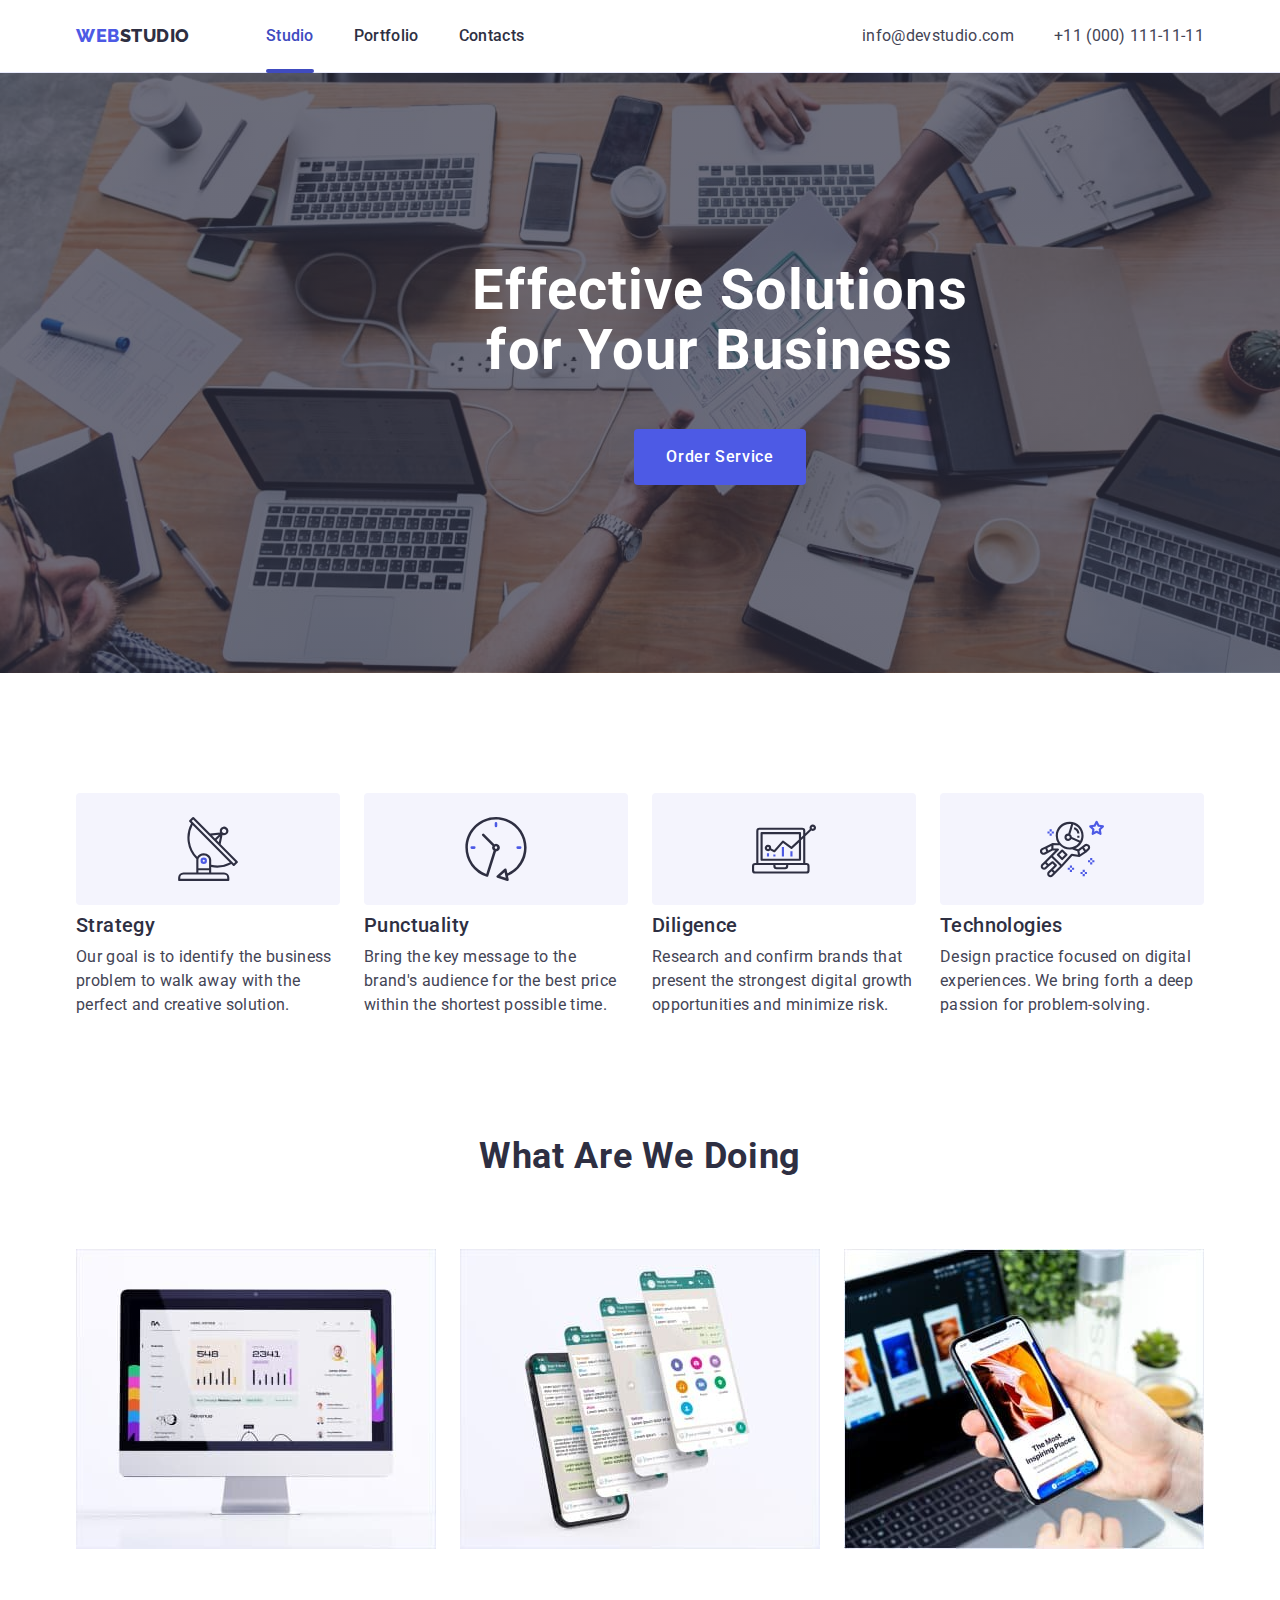
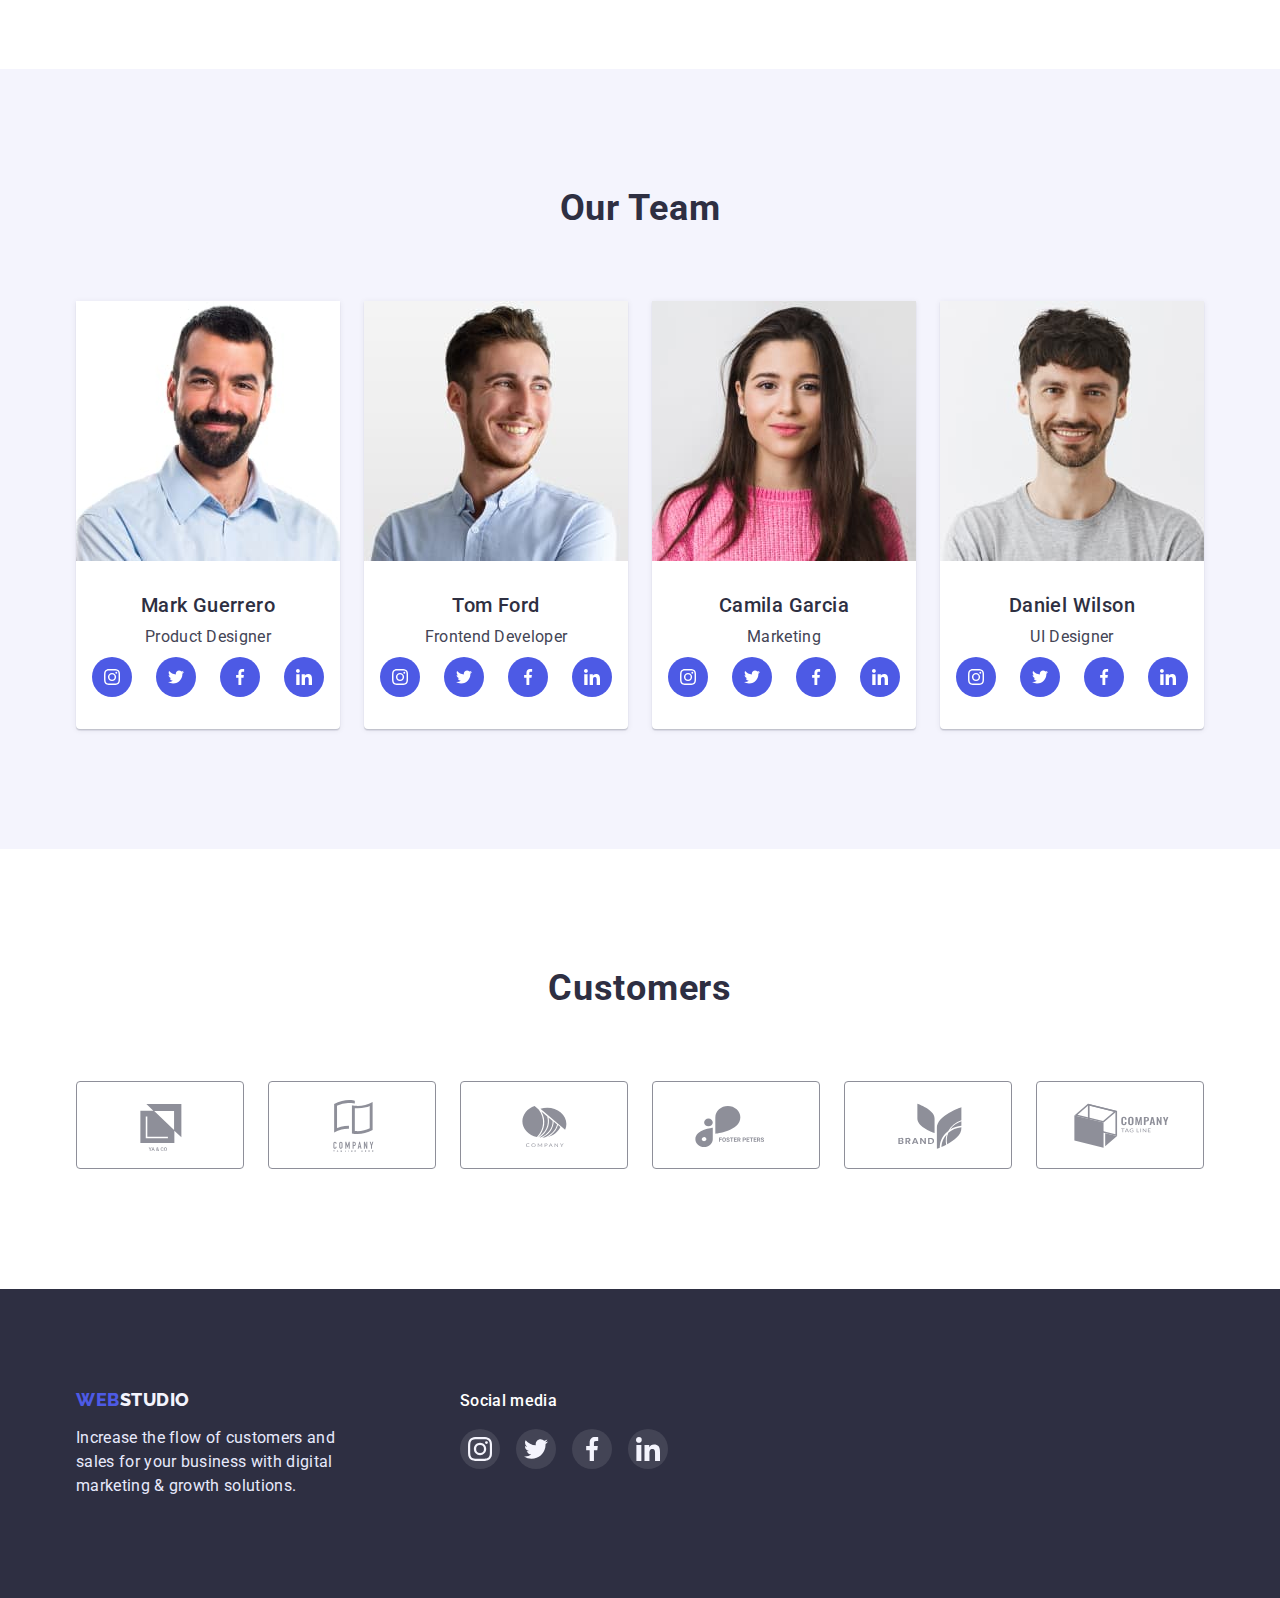
<file: index.html>
<!DOCTYPE html>
<html lang="en">

<head>
    <meta charset="UTF-8">
    <meta http-equiv="X-UA-Compatible" content="IE=edge">
    <meta name="viewport" content="width=device-width, initial-scale=1.0">
    <title>Webstudio</title>
    <link rel="stylesheet" href="https://cdn.jsdelivr.net/npm/modern-normalize@1.1.0/modern-normalize.min.css">
    <link rel="preconnect" href="https://fonts.googleapis.com">
    <link rel="preconnect" href="https://fonts.gstatic.com" crossorigin>
    <link href="https://fonts.googleapis.com/css2?family=Raleway:wght@800&family=Roboto:wght@400;500;700&display=swap"
        rel="stylesheet">
    <link rel="stylesheet" href="./css/styles.css">
</head>

<body>
    <!--Header-->
    <header class="header">
        <div class="container header-container">
            <nav class="nav-header">
                <a class="link logo" href="./index.html">Web<span class="logo-studio">Studio</span></a>
                <ul class="list nav">
                    <li class="nav-item"><a class="nav-link link current-studio" href="./index.html">Studio</a></li>
                    <li class="nav-item"><a class="nav-link link" href="./portfolio.html">Portfolio</a></li>
                    <li class="nav-item"><a class="nav-link link" href="">Contacts</a></li>
                </ul>
            </nav>
            <address class="contact">
                <ul class="contact-menu list">
                    <li class="contact-item"><a class="contact-link link"
                            href="mailto:info@devstudio.com">info@devstudio.com</a>
                    </li>
                    <li class="contact-item"><a class="contact-link link" href="tel:+110001111111">+11 (000)
                            111-11-11</a></li>
                </ul>
            </address>
        </div>
    </header>
    <!--Main content-->
    <main>
        <!--Hero-->
        <section class="hero">
            <div class="container">
                <h1 class="main-head">Effective Solutions for Your Business</h1>
                <button class="modal-btn" type="button" data-modal-open>Order Service</button>
            </div>
        </section>
        <!--About company-->
        <section class="section-about">
            <div class="container">
                <h2 class="section-title visually-hidden" hidden>About company</h2>
                <ul class="list-about list">
                    <li class="list-about-item">
                        <div class="about-icons">
                            <svg width="64" height="64">
                                <use href="./images/icons.svg#icon-antenna"></use>
                            </svg>
                        </div>
                        <h3 class="title-about-item">Strategy</h3>
                        <p class="text-about-item">Our goal is to identify the business
                                problem to walk away with the perfect and creative solution.</p>
                    </li>
                    <li class="list-about-item">
                        <div class="about-icons">
                            <svg width="64" height="64">
                                <use href="./images/icons.svg#icon-clock"></use>
                            </svg>
                        </div>
                        <h3 class="title-about-item">Punctuality</h3>
                        <p class="text-about-item">Bring the key message to the brand's audience for the best price
                            within the shortest
                            possible time.</p>
                    </li>
                    <li class="list-about-item">
                        <div class="about-icons">
                            <svg width="64" height="64">
                                <use href="./images/icons.svg#icon-diagram"></use>
                            </svg>
                        </div>
                        <h3 class="title-about-item">Diligence</h3>
                        <p class="text-about-item">Research and confirm brands that present the strongest digital growth
                            opportunities
                            and minimize risk.</p>
                    </li>
                    <li class="list-about-item">
                        <div class="about-icons">
                            <svg width="64" height="64">
                                <use href="./images/icons.svg#icon-astronaut"></use>
                            </svg>
                        </div>
                        <h3 class="title-about-item">Technologies</h3>
                        <p class="text-about-item">Design practice focused on digital experiences. We bring forth a deep
                            passion for
                            problem-solving.</p>
                    </li>
                </ul>
            </div>
        </section>
        <!--What are we doing-->
        <section class="section-preview preview-container">
            <div class="container">
                <h2 class="section-title">What are we doing</h2>
                <ul class="list-preview list">
                    <li class="preview-item"><img class="preview-img" src="./images/img1.jpg" alt="computer" width="360"
                            height="300"></li>
                    <li class="preview-item"><img class="preview-img" src="./images/img2.jpg" alt="phone screen"
                            width="360" height="300"></li>
                    <li class="preview-item"><img class="preview-img" src="./images/img3.jpg" alt="computer and phone"
                            width="360" height="300"></li>
                </ul>
            </div>
        </section>
        <!--Our Team-->
        <section class="team-section">
            <div class="container">
                <h2 class="section-title">Our Team</h2>
                <ul class="list-team list">
                    <li class="list-team-items"><img class="list-team-img" src="./images/markguerrero.jpg"
                            alt="Mark Guerrero" width="264">
                        <div class="sub-text-team">
                            <h3 class="subtitle-team">Mark Guerrero</h3>
                            <p class="text-team">Product Designer</p>
                            <ul class="soc-list-team list">
                                <li class="soc-list-item">
                                    <a class="soc-list-link link" href target="_blank" rel="noopener noreferrer nofollow">
                                        <svg width="16" height="16" class="soc-icon-team">
                                            <use href="./images/icons.svg#icon-instagram"></use>
                                        </svg>
                                    </a>
                                </li>
                                <li class="soc-list-item">
                                    <a class="soc-list-link link" href target="_blank" rel="noopener noreferrer nofollow">
                                        <svg width="16" height="16" class="soc-icon-team">
                                            <use href="./images/icons.svg#icon-twitter"></use>
                                        </svg>
                                    </a>
                                </li>
                                <li class="soc-list-item">
                                    <a class="soc-list-link link" href target="_blank" rel="noopener noreferrer nofollow">
                                        <svg width="16" height="16" class="soc-icon-team">
                                            <use href="./images/icons.svg#icon-facebook"></use>
                                        </svg>
                                    </a>
                                </li>
                                <li class="soc-list-item">
                                    <a class="soc-list-link link" href target="_blank" rel="noopener noreferrer nofollow">
                                        <svg width="16" height="16" class="soc-icon-team">
                                            <use href="./images/icons.svg#icon-linkedin"></use>
                                        </svg>
                                    </a>
                                </li>
                            </ul> 
                        </div>
                    </li>
                    <li class="list-team-items"><img class="list-team-img" src="./images/tomford.jpg" alt="Tom Ford"
                            width="264">
                        <div class="sub-text-team">
                            <h3 class="subtitle-team">Tom Ford</h3>
                            <p class="text-team">Frontend Developer</p>
                            <ul class="soc-list-team list">
                                <li class="soc-list-item">
                                    <a class="soc-list-link link" href target="_blank" rel="noopener noreferrer nofollow">
                                        <svg width="16" height="16" class="soc-icon-team">
                                            <use href="./images/icons.svg#icon-instagram"></use>
                                        </svg>
                                    </a>
                                </li>
                                <li class="soc-list-item">
                                    <a class="soc-list-link link" href target="_blank" rel="noopener noreferrer nofollow">
                                        <svg width="16" height="16" class="soc-icon-team">
                                            <use href="./images/icons.svg#icon-twitter"></use>
                                        </svg>
                                    </a>
                                </li>
                                <li class="soc-list-item">
                                    <a class="soc-list-link link" href target="_blank" rel="noopener noreferrer nofollow">
                                        <svg width="16" height="16" class="soc-icon-team">
                                            <use href="./images/icons.svg#icon-facebook"></use>
                                        </svg>
                                    </a>
                                </li>
                                <li class="soc-list-item">
                                    <a class="soc-list-link link" href target="_blank" rel="noopener noreferrer nofollow">
                                        <svg width="16" height="16" class="soc-icon-team">
                                            <use href="./images/icons.svg#icon-linkedin"></use>
                                        </svg>
                                    </a>
                                </li>
                            </ul>
                        </div>
                    </li>
                    <li class="list-team-items"><img class="list-team-img" src="./images/camilagarcia.jpg"
                            alt="Camila Garcia" width="264">
                        <div class="sub-text-team">
                            <h3 class="subtitle-team">Camila Garcia</h3>
                            <p class="text-team">Marketing</p>
                            <ul class="soc-list-team list">
                                <li class="soc-list-item">
                                    <a class="soc-list-link link" href target="_blank" rel="noopener noreferrer nofollow">
                                        <svg width="16" height="16" class="soc-icon-team">
                                            <use href="./images/icons.svg#icon-instagram"></use>
                                        </svg>
                                    </a>
                                </li>
                                <li class="soc-list-item">
                                    <a class="soc-list-link link" href target="_blank" rel="noopener noreferrer nofollow">
                                        <svg width="16" height="16" class="soc-icon-team">
                                            <use href="./images/icons.svg#icon-twitter"></use>
                                        </svg>
                                    </a>
                                </li>
                                <li class="soc-list-item">
                                    <a class="soc-list-link link" href target="_blank" rel="noopener noreferrer nofollow">
                                        <svg width="16" height="16" class="soc-icon-team">
                                            <use href="./images/icons.svg#icon-facebook"></use>
                                        </svg>
                                    </a>
                                </li>
                                <li class="soc-list-item">
                                    <a class="soc-list-link link" href target="_blank" rel="noopener noreferrer nofollow">
                                        <svg width="16" height="16" class="soc-icon-team">
                                            <use href="./images/icons.svg#icon-linkedin"></use>
                                        </svg>
                                    </a>
                                </li>
                            </ul>
                        </div>
                    </li>
                    <li class="list-team-items"><img class="list-team-img" src="./images/danielwilson.jpg"
                            alt="Daniel Wilson" width="264">
                        <div class="sub-text-team">
                            <h3 class="subtitle-team">Daniel Wilson</h3>
                            <p class="text-team">UI Designer</p>
                            <ul class="soc-list-team list">
                                <li class="soc-list-item">
                                    <a class="soc-list-link link" href target="_blank" rel="noopener noreferrer nofollow">
                                        <svg width="16" height="16" class="soc-icon-team">
                                            <use href="./images/icons.svg#icon-instagram"></use>
                                        </svg>
                                    </a>
                                </li>
                                <li class="soc-list-item">
                                    <a class="soc-list-link link" href target="_blank" rel="noopener noreferrer nofollow">
                                        <svg width="16" height="16" class="soc-icon-team">
                                            <use href="./images/icons.svg#icon-twitter"></use>
                                        </svg>
                                    </a>
                                </li>
                                <li class="soc-list-item">
                                    <a class="soc-list-link link" href target="_blank" rel="noopener noreferrer nofollow">
                                        <svg width="16" height="16" class="soc-icon-team">
                                            <use href="./images/icons.svg#icon-facebook"></use>
                                        </svg>
                                    </a>
                                </li>
                                <li class="soc-list-item">
                                    <a class="soc-list-link link" href target="_blank" rel="noopener noreferrer nofollow">
                                        <svg width="16" height="16" class="soc-icon-team">
                                            <use href="./images/icons.svg#icon-linkedin"></use>
                                        </svg>
                                    </a>
                                </li>
                            </ul>
                        </div>
                    </li>
                </ul>
            </div>
        </section>
        <!-- Customers -->
        <section class="section-customers">
            <div class="container">
                <h2 class="section-title">Customers</h2>
                <ul class="customers-list list">
                    <li class="customers-list-item">
                        <a class="customers-list-link link" href target="_blank" rel="noopener noreferrer nofollow">
                            <svg class="customers-list-icon" width="41" height="47">
                                <use href="./images/icons.svg#icon-custom1"></use>
                            </svg>
                        </a>
                        
                    </li>
                    <li class="customers-list-item">
                        <a class="customers-list-link link" href target="_blank" rel="noopener noreferrer nofollow">
                            <svg class="customers-list-icon" width="40" height="52">
                                <use href="./images/icons.svg#icon-custom2"></use>
                            </svg>
                        </a>
                    </li>
                    <li class="customers-list-item">
                        <a class="customers-list-link link" href target="_blank" rel="noopener noreferrer nofollow">
                            <svg class="customers-list-icon" width="44" height="41">
                                <use href="./images/icons.svg#icon-custom3"></use>
                            </svg>
                        </a>
                    </li>
                    <li class="customers-list-item">
                        <a class="customers-list-link link" href target="_blank" rel="noopener noreferrer nofollow">
                            <svg class="customers-list-icon" width="84" height="41">
                                <use href="./images/icons.svg#icon-custom4"></use>
                            </svg>
                        </a>
                    </li>
                    <li class="customers-list-item">
                        <a class="customers-list-link link" href target="_blank" rel="noopener noreferrer nofollow">
                            <svg class="customers-list-icon" width="63" height="45">
                                <use href="./images/icons.svg#icon-custom5"></use>
                            </svg>
                        </a>
                    </li>
                    <li class="customers-list-item">
                        <a class="customers-list-link link" href target="_blank" rel="noopener noreferrer nofollow">
                            <svg class="customers-list-icon" width="94" height="44">
                                <use href="./images/icons.svg#icon-custom6"></use>
                            </svg>
                        </a>
                    </li>
                </ul>
            </div>
        </section>
    </main>
    <!--Footer-->
    <footer class="footer">
        <div class="container container-soc-media-fotter">
            <div class="text-footer-div">
                <a class="link logo" href="./index.html">Web<span class="logo-footer">Studio</span></a>
                <p class="text-footer">Increase the flow of customers and sales for your business with digital marketing
                    & growth solutions.</p>
            </div>
            <div class="soc-media-div">
                <p class="soc-subtitle">Social media</p>
                <ul class="soc-madia-list list">
                    <li class="soc-media-item">
                        <a class="soc-media-link link" href target="_blank" rel="noopener noreferrer nofollow">
                            <svg class="soc-media-icon" width="24" height="24">
                                <use href="./images/icons.svg#icon-instagram"></use>
                            </svg>
                        </a>
                    </li>
                    <li class="soc-media-item">
                        <a class="soc-media-link link" href target="_blank" rel="noopener noreferrer nofollow">
                            <svg class="soc-media-icon" width="24" height="24">
                                <use href="./images/icons.svg#icon-twitter"></use>
                            </svg>
                        </a>
                    </li>
                    <li class="soc-media-item">
                        <a class="soc-media-link link" href target="_blank" rel="noopener noreferrer nofollow">
                            <svg class="soc-media-icon" width="24" height="24">
                                <use href="./images/icons.svg#icon-facebook"></use>
                            </svg>
                        </a>
                    </li>
                    <li class="soc-media-item">
                        <a class="soc-media-link link" href target="_blank" rel="noopener noreferrer nofollow">
                            <svg class="soc-media-icon" width="24" height="24">
                                <use href="./images/icons.svg#icon-linkedin"></use>
                            </svg>
                        </a>
                    </li>
                </ul>
            </div>
        </div>
    </footer>
    <div class="backdrop is-hidden" data-modal>
        <div class="modal">
            <button class="modal-close-btn" type="button" data-modal-close>
                <svg class="icon-modal-close" width="8" height="8">
                    <use href="./images/icons.svg#icon-modal_close"></use>
                </svg>
            </button>
        </div>
    </div>

    <script src="./js/modal.js"></script>
</body>

</html>
</file>
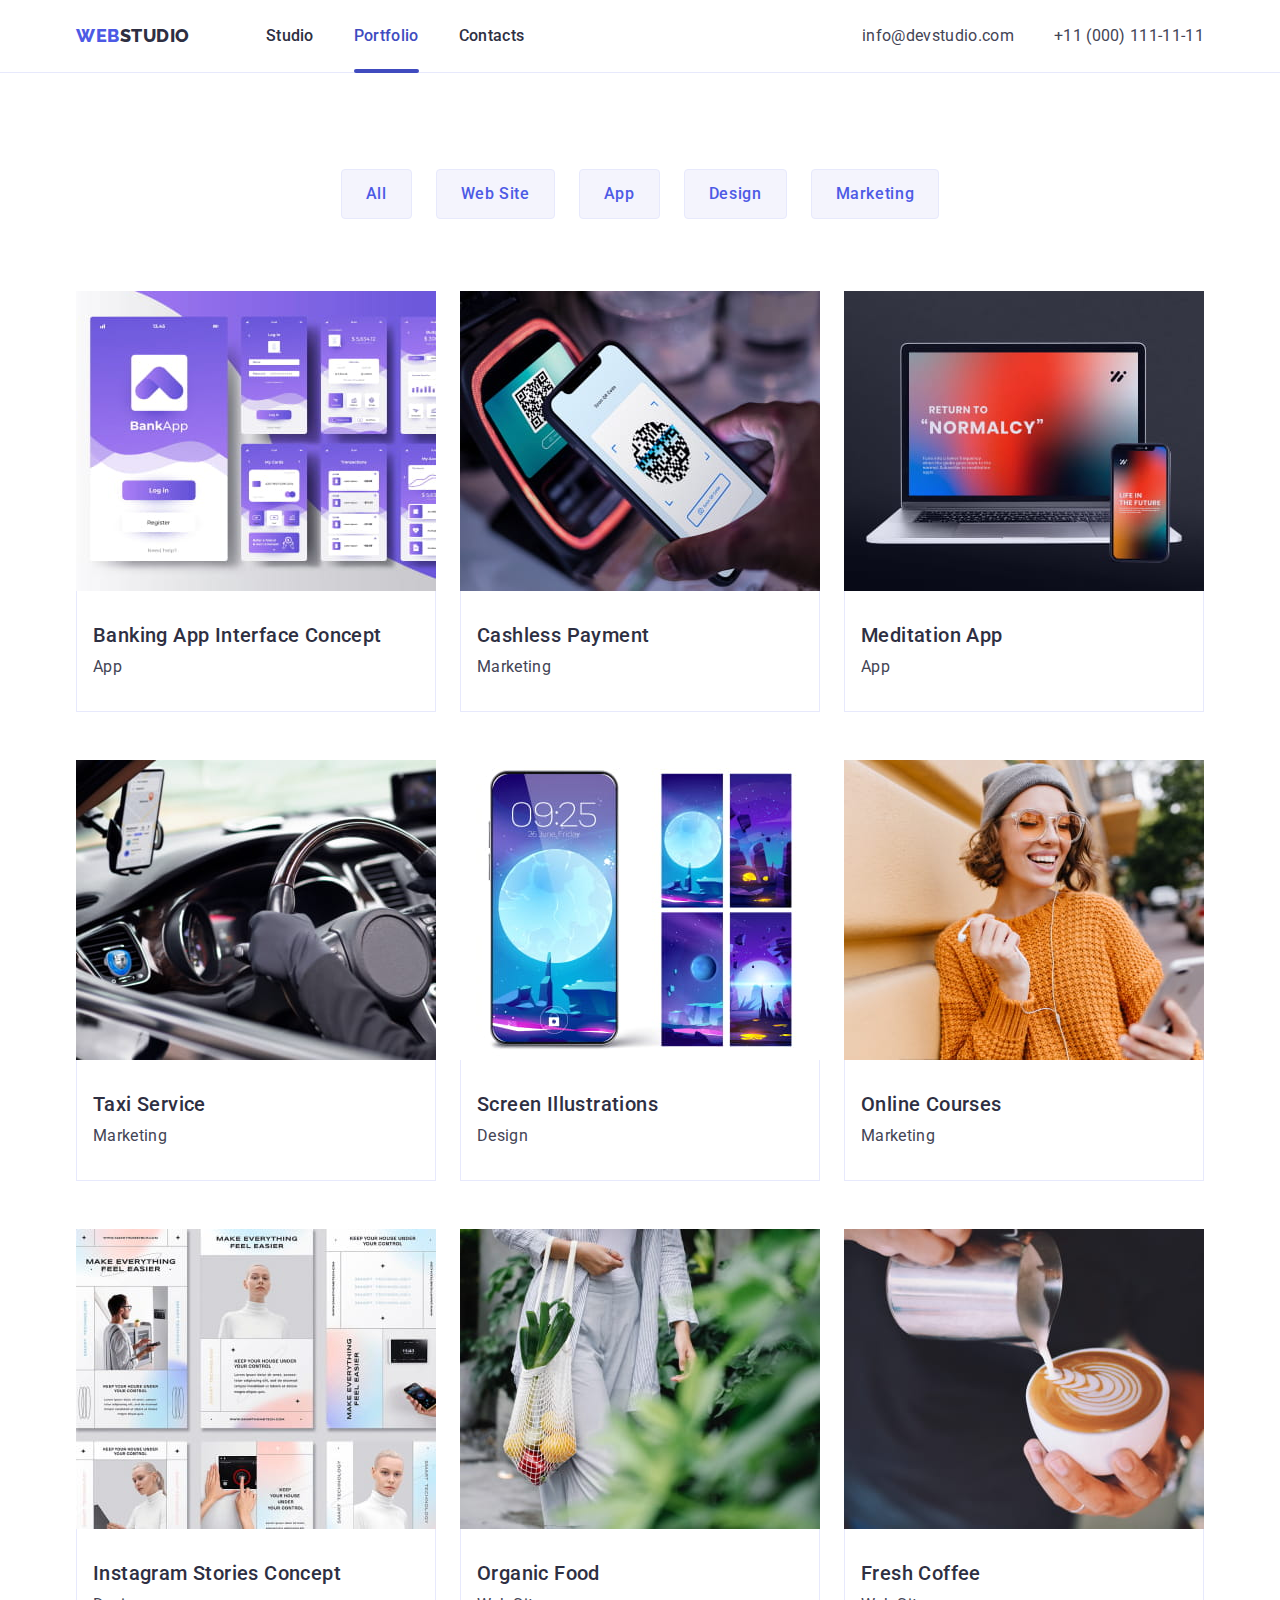
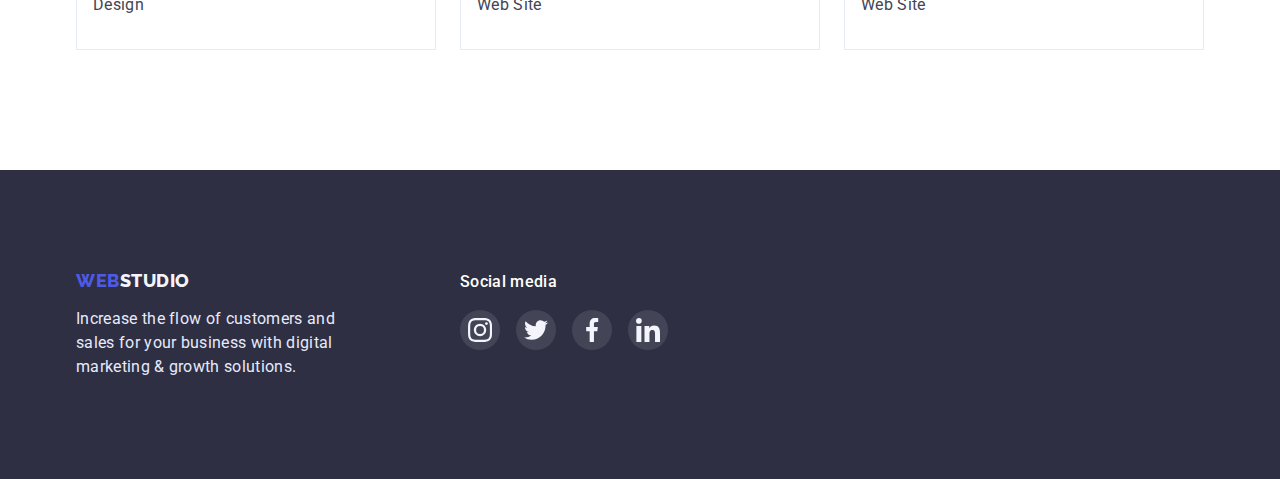
<file: portfolio.html>
<!DOCTYPE html>
<html lang="en">

<head>
    <meta charset="UTF-8">
    <meta http-equiv="X-UA-Compatible" content="IE=edge">
    <meta name="viewport" content="width=device-width, initial-scale=1.0">
    <title>Webstudio</title>
    <link rel="stylesheet" href="https://cdn.jsdelivr.net/npm/modern-normalize@1.1.0/modern-normalize.min.css">
    <link rel="preconnect" href="https://fonts.googleapis.com">
    <link rel="preconnect" href="https://fonts.gstatic.com" crossorigin>
    <link href="https://fonts.googleapis.com/css2?family=Raleway:wght@800&family=Roboto:wght@400;500;700&display=swap"
        rel="stylesheet">
    <link rel="stylesheet" href="./css/styles.css">
</head>

<body>
    <!--Header-->
    <header class="header">
        <div class="container header-container">
            <nav class="nav-header">
                <a class="link logo" href="./index.html">Web<span class="logo-studio">Studio</span></a>
                <ul class="list nav">
                    <li class="nav-item"><a class="nav-link link" href="./index.html">Studio</a></li>
                    <li class="nav-item"><a class="nav-link link current-portfolio" href="./portfolio.html">Portfolio</a></li>
                    <li class="nav-item"><a class="nav-link link" href="">Contacts</a></li>
                </ul>
            </nav>
            <address class="contact">
                <ul class="contact-menu list">
                    <li class="contact-item"><a class="contact-link link"
                            href="mailto:info@devstudio.com">info@devstudio.com</a>
                    </li>
                    <li class="contact-item"><a class="contact-link link" href="tel:+110001111111">+11 (000)
                            111-11-11</a></li>
                </ul>
            </address>
        </div>
    </header>
    <!--Main content-->
    <main>
        <!--Portfolio list-->
        <section class="portfolio-section">
            <div class="container">
                <h1 class="visually-hidden" hidden>Portfolio list</h1>
                <ul class="menu-list-portfolio list">
                    <li class="menu-item-portfolio"><button class="menu-btn-portfolio link" type="button">All</button>
                    </li>
                    <li class="menu-item-portfolio"><button class="menu-btn-portfolio link" type="button">Web
                            Site</button></li>
                    <li class="menu-item-portfolio"><button class="menu-btn-portfolio link" type="button">App</button>
                    </li>
                    <li class="menu-item-portfolio"><button class="menu-btn-portfolio link"
                            type="button">Design</button></li>
                    <li class="menu-item-portfolio"><button class="menu-btn-portfolio link"
                            type="button">Marketing</button></li>
                </ul>
                <ul class="list-portfolio list">
                    <li class="list-portfolio-item">
                        <a class="list-portfolio-link link" href="">
                            <div class="overlay-wrapper">
                                <img src="./images/portfolio1.jpg" alt="screen app" width="360">
                                <p class="overlay">14 Stylish and User-Friendly App Design Concepts · Task Manager App · Calorie Tracker App · Exotic
                                    Fruit Ecommerce App ·
                                    Cloud Storage App</p>
                            </div>
                            <div class="portfolio-card-text">
                                <h2 class="title-list-portfolio">Banking App Interface Concept</h2>
                                <p class="text-list-portfolio">App</p>
                            </div>
                        </a>
                    </li>
                    <li class="list-portfolio-item">
                        <a class="list-portfolio-link link" href="">
                            <div class="overlay-wrapper">
                                <img src="./images/portfolio2.jpg" alt="phone" width="360">
                                <p class="overlay">14 Stylish and User-Friendly App Design Concepts · Task Manager App · Calorie Tracker App · Exotic
                                    Fruit Ecommerce App ·
                                    Cloud Storage App</p>
                            </div>
                            <div class="portfolio-card-text">
                                <h2 class="title-list-portfolio">Cashless Payment</h2>
                                <p class="text-list-portfolio">Marketing</p>
                            </div>
                        </a>
                    </li>
                    <li class="list-portfolio-item">
                        <a class="list-portfolio-link link" href="">
                            <div class="overlay-wrapper">
                                <img src="./images/portfolio3.jpg" alt="laptop and phone" width="360">
                                <p class="overlay">14 Stylish and User-Friendly App Design Concepts · Task Manager App · Calorie Tracker App · Exotic
                                    Fruit Ecommerce App ·
                                    Cloud Storage App</p>
                            </div>
                            <div class="portfolio-card-text">
                                <h2 class="title-list-portfolio">Meditation App</h2>
                                <p class="text-list-portfolio">App</p>
                            </div>
                        </a>
                    </li>
                    <li class="list-portfolio-item">
                        <a class="list-portfolio-link link" href="">
                            <div class="overlay-wrapper">
                                <img src="./images/portfolio4.jpg" alt="car" width="360">
                                <p class="overlay">14 Stylish and User-Friendly App Design Concepts · Task Manager App · Calorie Tracker App · Exotic
                                    Fruit Ecommerce App ·
                                    Cloud Storage App</p>
                            </div>
                            <div class="portfolio-card-text">
                                <h2 class="title-list-portfolio">Taxi Service</h2>
                                <p class="text-list-portfolio">Marketing</p>
                            </div>
                        </a>
                    </li>
                    <li class="list-portfolio-item">
                        <a class="list-portfolio-link link" href="">
                            <div class="overlay-wrapper">
                                <img src="./images/portfolio5.jpg" alt="phone screen" width="360">
                                <p class="overlay">14 Stylish and User-Friendly App Design Concepts · Task Manager App · Calorie Tracker App · Exotic
                                    Fruit Ecommerce App ·
                                    Cloud Storage App</p>
                            </div>
                            <div class="portfolio-card-text">
                                <h2 class="title-list-portfolio">Screen Illustrations</h2>
                                <p class="text-list-portfolio">Design</p>
                            </div>
                        </a>
                    </li>
                    <li class="list-portfolio-item">
                        <a class="list-portfolio-link link" href="">
                            <div class="overlay-wrapper">
                                <img src="./images/portfolio6.jpg" alt="woman with phone" width="360">
                                <p class="overlay">14 Stylish and User-Friendly App Design Concepts · Task Manager App · Calorie Tracker App · Exotic
                                    Fruit Ecommerce App ·
                                    Cloud Storage App</p>
                            </div>
                            <div class="portfolio-card-text">
                                <h2 class="title-list-portfolio">Online Courses</h2>
                                <p class="text-list-portfolio">Marketing</p>
                            </div>
                        </a>
                    </li>
                    <li class="list-portfolio-item">
                        <a class="list-portfolio-link link" href="">
                            <div class="overlay-wrapper">
                                <img src="./images/portfolio7.jpg" alt="examples of layouts" width="360">
                                <p class="overlay">14 Stylish and User-Friendly App Design Concepts · Task Manager App · Calorie Tracker App · Exotic
                                    Fruit Ecommerce App ·
                                    Cloud Storage App</p>
                            </div>
                            <div class="portfolio-card-text">
                                <h2 class="title-list-portfolio">Instagram Stories Concept</h2>
                                <p class="text-list-portfolio">Design</p>
                            </div>
                        </a>
                    </li>
                    <li class="list-portfolio-item">
                        <a class="list-portfolio-link link" href="">
                            <div class="overlay-wrapper">
                                <img src="./images/portfolio8.jpg" alt="woman with food" width="360">
                                <p class="overlay">14 Stylish and User-Friendly App Design Concepts · Task Manager App · Calorie Tracker App · Exotic
                                    Fruit Ecommerce App ·
                                    Cloud Storage App</p>
                            </div>
                            <div class="portfolio-card-text">
                                <h2 class="title-list-portfolio">Organic Food</h2>
                                <p class="text-list-portfolio">Web Site</p>
                            </div>
                        </a>
                    </li>
                    <li class="list-portfolio-item">
                        <a class="list-portfolio-link link" href="">
                            <div class="overlay-wrapper">
                                <img src="./images/portfolio9.jpg" alt="a cup of coffee" width="360">
                                <p class="overlay">14 Stylish and User-Friendly App Design Concepts · Task Manager App · Calorie Tracker App · Exotic
                                    Fruit Ecommerce App ·
                                    Cloud Storage App</p>
                            </div>
                            <div class="portfolio-card-text">
                                <h2 class="title-list-portfolio">Fresh Coffee</h2>
                                <p class="text-list-portfolio">Web Site</p>
                            </div>
                        </a>
                    </li>
                </ul>
            </div>
        </section>
    </main>
    <!--Footer-->
    <footer class="footer">
        <div class="container container-soc-media-fotter">
            <div class="text-footer-div">
                <a class="link logo" href="./index.html">Web<span class="logo-footer">Studio</span></a>
                <p class="text-footer">Increase the flow of customers and sales for your business with digital marketing
                    & growth solutions.</p>
            </div>
            <div class="soc-media-div">
                <p class="soc-subtitle">Social media</p>
                <ul class="soc-madia-list list">
                    <li class="soc-media-item">
                        <a class="soc-media-link link" href target="_blank" rel="noopener noreferrer nofollow">
                            <svg class="soc-media-icon" width="24" height="24">
                                <use href="./images/icons.svg#icon-instagram"></use>
                            </svg>
                        </a>
                    </li>
                    <li class="soc-media-item">
                        <a class="soc-media-link link" href target="_blank" rel="noopener noreferrer nofollow">
                            <svg class="soc-media-icon" width="24" height="24">
                                <use href="./images/icons.svg#icon-twitter"></use>
                            </svg>
                        </a>
                    </li>
                    <li class="soc-media-item">
                        <a class="soc-media-link link" href target="_blank" rel="noopener noreferrer nofollow">
                            <svg class="soc-media-icon" width="24" height="24">
                                <use href="./images/icons.svg#icon-facebook"></use>
                            </svg>
                        </a>
                    </li>
                    <li class="soc-media-item">
                        <a class="soc-media-link link" href target="_blank" rel="noopener noreferrer nofollow">
                            <svg class="soc-media-icon" width="24" height="24">
                                <use href="./images/icons.svg#icon-linkedin"></use>
                            </svg>
                        </a>
                    </li>
                </ul>
            </div>
        </div>
    </footer>
</body>

</html>
</file>
<file: css/styles.css>
:root {
    --primary-font: 'Roboto', sans-serif;
    --secondary-font: 'Raleway', sans-serif;
    --accent-color: #404BBF;
    --primary-text-color: #434455;
    --logo-color-first: #4d5ae5;
    --logo-color-second: #2E2F42;
    --text-footer: #E7E9FC;
    --color-studiofooter-btnprof: #F4F4FD;
    --color-white-text: #FFFFFF;
    --card-gap: 24px;
    --color-grad: linear-gradient(rgba(46, 47, 66, 0.7), rgba(46, 47, 66, 0.7));
    --color-icon: #8E8F99;
    --transition-duration: 250ms;
    --transition-funct: cubic-bezier(0.4, 0, 0.2, 1);
    

}

.list {
    list-style: none;
}

.link {
    text-decoration: none;
}

body {
    font-family: var(--primary-font);
    color: var(--primary-text-color);
}

h1,
h2,
h3,
p,
ul {
    margin-top: 0;
    margin-bottom: 0;
}

ul,
ol {
    margin-top: 0;
    margin-bottom: 0;
    padding-left: 0;
}

img {
    display: block;
    max-width: 100%;
}

.container {
    width: 1158px;
    padding-left: 15px;
    padding-right: 15px;
    margin-left: auto;
    margin-right: auto;

}

/*--------------------------------Header--------------------------------*/

.header {
    display: flex;
    align-items: center;
    border-bottom: 1px solid #E7E9FC;
}

.logo {
    font-family: var(--secondary-font);
    font-weight: 800;
    font-size: 18px;
    line-height: 1.17;
    letter-spacing: 0.03em;
    text-transform: uppercase;
    color: var(--logo-color-first);

    margin-right: 76px;
}

.logo-studio {
    color: var(--logo-color-second);
}

.nav-item {

}

.nav-link {
    font-weight: 500;
    font-size: 16px;
    line-height: 1.5;
    letter-spacing: 0.02em;
    color: var(--logo-color-second);
    position: relative;

    transition: color var(--transition-duration) var(--transition-funct);
}

.current-studio {
    color: var(--accent-color);
}

.current-portfolio {
    color: var(--accent-color);
}

.current-studio::after {
    content: '';
    width: 100%;
    height: 4px;
    background-color: var(--accent-color);
    border-radius: 2px;
    display: inline-block;
    position: absolute;
    top: 43px;
    left: 0px;

}

.current-portfolio::after {
    content: '';
    width: 100%;
    height: 4px;
    background-color: var(--accent-color);
    border-radius: 2px;
    display: inline-block;
    position: absolute;
    top: 43px;
    left: 0px;
}

.nav {
    display: flex;
    gap: 40px;
}

.nav-link:hover,
.nav-link:focus {
    color: var(--accent-color);
}

.nav-header {
    display: flex;
    align-items: center;
    margin-right: auto;
}

.contact {
    font-style: normal;
}

.header-container {
    display: flex;
    padding-top: 24px;
    padding-bottom: 24px;
}

.contact-link {
    font-weight: 400;
    font-size: 16px;
    line-height: 1.5;
    letter-spacing: 0.02em;
    color: var(--primary-text-color);

    transition: color var(--transition-duration) var(--transition-funct);
}

.contact-menu {
    display: flex;
    gap: 40px;
}

.contact-link:hover,
.contact-link:focus {
    color: var(--accent-color);
}

/*--------------------------------Hero--------------------------------*/

.hero {
    background-color: var(--logo-color-second);
    background-image: var(--color-grad), url(../images/people-office1.jpg);
    background-repeat: no-repeat;
    background-position: center;
    background-size: cover;

    padding-top: 188px;
    padding-bottom: 188px;

    text-align: center;

    width: 1440px;
    margin-right: auto;
    margin-left: auto;
}


.main-head {
    font-weight: 700;
    font-size: 56px;
    line-height: 1.07;
    text-align: center;
    letter-spacing: 0.02em;
    color: var(--color-white-text);

    width: 496px;
    margin-left: auto;
    margin-right: auto;
}

.modal-btn {
    font-family: var(--primary-font);
    font-weight: 500;
    font-size: 16px;
    line-height: 1.5;
    letter-spacing: 0.04em;
    cursor: pointer;
    background: var(--logo-color-first);
    color: var(--color-white-text);

    padding: 16px 32px;
    margin-top: 48px;
    border: none;
    border-radius: 4px;
    transition: background-color var(--transition-duration) var(--transition-funct);
}

.modal-btn:hover,
.modal-btn:focus {
    background-color: var(--accent-color);
}

/*--------------------------------About company--------------------------------*/

.section-about {
    padding-top: 120px;
    padding-bottom: 120px;
}


.list-about {
    display: flex;
    gap: var(--card-gap);
}

.list-about-item {
    flex-basis: calc((100% - 3 * 24px) / 4);
}

.about-icons {
    height: 112px;

    background: var(--color-studiofooter-btnprof);
    border-radius: 4px;

    display: flex;
    justify-content: center;
    align-items: center;
    margin-bottom: 8px;
}

.title-about-item {
    font-weight: 500;
    font-size: 20px;
    line-height: 1.2;
    letter-spacing: 0.02em;
    color: var(--logo-color-second);

    margin-bottom: 8px;
}

.text-about-item {
    font-weight: 400;
    font-size: 16px;
    line-height: 1.5;
    letter-spacing: 0.02em;
    color: var(--primary-text-color);
}

.visually-hidden {
    position: absolute;
    width: 1px;
    height: 1px;
    margin: -1px;
    border: 0;
    padding: 0;
    white-space: nowrap;
    clip-path: inset(100%);
    clip: rect(0 0 0 0);
    overflow: hidden;
}

/*--------------------------------What are we doing--------------------------------*/

.preview-container {
    padding-bottom: 120px;
    
}

.list-preview {
    display: flex;
    gap: var(--card-gap);
    flex-basis: calc((100% - 48px) / 3);
    margin-top: 72px;
}

.section-title {
    font-weight: 700;
    font-size: 36px;
    line-height: 1.11;
    text-align: center;
    letter-spacing: 0.02em;
    text-transform: capitalize;
    color: var(--logo-color-second);
}

/*--------------------------------Our Team--------------------------------*/

.team-section {
    background-color: var(--color-studiofooter-btnprof);
    padding-top: 120px;
    padding-bottom: 120px;
}

.sub-text-team {
    padding: 32px 0px;
}

.list-team {
    display: flex;
    gap: var(--card-gap);
    margin-top: 72px;
}

.list-team-items {
    box-shadow: 0px 1px 6px rgba(46, 47, 66, 0.08), 0px 1px 1px rgba(46, 47, 66, 0.16), 0px 2px 1px rgba(46, 47, 66, 0.08);
    border-radius: 0px 0px 4px 4px;
    background: var(--color-white-text);
}


.subtitle-team {
    font-weight: 500;
    font-size: 20px;
    line-height: 1.2;
    text-align: center;
    letter-spacing: 0.02em;
    color: var(--logo-color-second);

    margin: 0 0 8px;
}

.text-team {
    font-weight: 400;
    font-size: 16px;
    line-height: 1.5;
    text-align: center;
    letter-spacing: 0.02em;
    color: var(--primary-text-color);
}

.soc-list-team {
    display: flex;
    justify-content: center;
    gap: var(--card-gap);

    margin-top: 8px;
}

.soc-list-item {
    width: 40px;
    height: 40px;
}

.soc-list-link {
    width: 100%;
    height: 100%;
    display: flex;
    align-items: center;
    justify-content: center;

    background-color: var(--logo-color-first);
    border-radius: 50%;

    transition: background-color var(--transition-duration) var(--transition-funct);

}

.soc-icon-team {
    fill: var(--color-white-text);
}

.soc-list-link:hover,
.soc-list-link:focus {
    background-color: var(--accent-color);
}

/*--------------------------------Customers--------------------------------*/

.section-customers {
    padding-top: 120px;
    padding-bottom: 120px;
}

.section-title{
    margin-bottom: 72px;
}

.customers-list {
    display: flex;
    justify-content: center;
    gap: var(--card-gap);
}

.customers-list-item {
    flex-basis: calc((100% - 5 * 24px) / 6);
}

.customers-list-link {
    display: flex;
    justify-content: center;
    align-items: center;
    width: 100%;
    height: 88px;
    border: 1px solid var(--color-icon);
    border-radius: 4px;
    color: var(--color-icon);

    transition: border-color var(--transition-duration) var(--transition-funct), color var(--transition-duration) var(--transition-funct);
}

.customers-list-icon {
    width: 104px;
    height: 56px;
    fill: currentColor;
}

.customers-list-link:hover {
    border-color: solid var(--accent-color);
    color: var(--accent-color);
}


/*--------------------------------Footer--------------------------------*/

.footer {
    background-color: var(--logo-color-second);
    padding-top: 100px;
    padding-bottom: 100px;

}

.container-soc-media-fotter {
    display: flex;
}

.logo-footer {
    font-family: var(--secondary-font);
    font-weight: 800;
    font-size: 18px;
    line-height: 1.17;
    letter-spacing: 0.03em;
    text-transform: uppercase;
    color: var(--color-studiofooter-btnprof);
}

.text-footer {
    font-weight: 400;
    font-size: 16px;
    line-height: 1.5;
    letter-spacing: 0.02em;
    color: var(--text-footer);

    margin-top: 16px;
}

.text-footer-div{
    width: 264px;
}

.soc-media-div {
    margin-left: 120px;
}

.soc-subtitle {
    font-weight: 500;
    font-size: 16px;
    line-height: 24px;
    letter-spacing: 0.02em;
    color: var(--color-white-text);

    margin-bottom: 16px;
}

.soc-madia-list {
    display: flex;
    justify-content: center;
    gap: 16px;

}

.soc-media-item {
    width: 40px;
    height: 40px;

}

.soc-media-link {
    display: flex;
    justify-content: center;
    align-items: center;
    width: 100%;
    height: 100%;
    background: rgba(255, 255, 255, 0.1);
    border-radius: 50%;

    transition: background-color var(--transition-duration) var(--transition-funct);

}

.soc-media-icon {
    fill: var(--color-studiofooter-btnprof) ;
}

.soc-media-link:hover,
.soc-media-link:focus {
    background-color: #31D0AA;
}
/*--------------------------------portfolio page--------------------------------*/

.portfolio-section {
    padding-top: 96px;
    padding-bottom: 120px;
    
}

.menu-btn-portfolio {
    font-family: var(--primary-font);
    font-weight: 500;
    font-size: 16px;
    line-height: 1.5;
    letter-spacing: 0.04em;
    cursor: pointer;
    color: var(--logo-color-first);
    background: var(--color-studiofooter-btnprof);

    border: 1px solid var(--text-footer);
    padding: 12px 24px;
    border-radius: 4px;

    transition: background-color var(--transition-duration) var(--transition-funct), color var(--transition-duration) var(--transition-funct), box-shadow var(--transition-duration) var(--transition-funct), border-color var(--transition-duration) var(--transition-funct);

}

.menu-list-portfolio {
    display: flex;
    justify-content: center;
    gap: var(--card-gap);
    margin-bottom: 72px;
}

.list-portfolio {
    display: flex;
    flex-wrap: wrap;
    margin-left: calc(-1 * var(--card-gap));
    margin-top: -48px;
}

.list-portfolio-item {
    flex-basis: calc(100% / 3 - var(--card-gap));
    margin-left: var(--card-gap);
    margin-top: 48px;
}

.list-portfolio-link {
    display: block;

    transition: box-shadow var(--transition-duration) var(--transition-funct);
    
}


.list-portfolio-link:hover,
.list-portfolio-link:focus {
    box-shadow: 0px 1px 6px rgba(46, 47, 66, 0.08), 0px 1px 1px rgba(46, 47, 66, 0.16), 0px 2px 1px rgba(46, 47, 66, 0.08);
}


.menu-btn-portfolio:hover,
.menu-btn-portfolio:focus {
    color: var(--color-white-text);
    background-color: var(--accent-color);
    box-shadow: 0px 3px 1px rgba(0, 0, 0, 0.1), 0px 2px 1px rgba(0, 0, 0, 0.08), 0px 2px 2px rgba(0, 0, 0, 0.12);
    border-color: var(--accent-color);
}

.portfolio-card-text {
    padding: 32px 16px;
    border-left: 1px solid var(--text-footer);
    border-right: 1px solid var(--text-footer);
    border-bottom: 1px solid var(--text-footer);
}

.title-list-portfolio {
    font-weight: 500;
    font-size: 20px;
    line-height: 1.2;
    letter-spacing: 0.02em;
    color: var(--logo-color-second);
}

.text-list-portfolio {
    font-weight: 400;
    font-size: 16px;
    line-height: 1.5;
    letter-spacing: 0.02em;
    color: var(--primary-text-color);

    margin-top: 8px;
}

.overlay-wrapper {
    position: relative;
    overflow: hidden;
}

.overlay {
    font-weight: 400;
    font-size: 16px;
    line-height: 1.5;
    letter-spacing: 0.02em;
    color: var(--color-studiofooter-btnprof);
    background-color: var(--logo-color-first);

    padding: 40px 32px 0 32px; 
    width: 100%;
    height: 100%;
    transform: translate(0, 101%);
    transition:transform 250ms linear ;

    position: absolute;
    top: 0;
    left: 0;
}

.list-portfolio-link:hover .overlay,
.list-portfolio-link:focus .overlay {
    transform: translate(0, 0);
}

/*--------------------------------modal--------------------------------*/

.backdrop {
    position: fixed;
    top: 0;
    left: 0;

    width: 100%;
    height: 100%;
    background-color: rgba(46, 47, 66, 0.4);;

    transition: opacity var(--transition-duration) var(--transition-funct), visibility var(--transition-duration) var(--transition-funct);
}

.backdrop.is-hidden {
    opacity: 0;
    visibility: hidden;
    pointer-events: none;
}

.modal {
    width: 408px;
    height: 576px;
    background-color: #FCFCFC;
    box-shadow: 0px 1px 1px rgba(0, 0, 0, 0.14), 0px 1px 3px rgba(0, 0, 0, 0.12), 0px 2px 1px rgba(0, 0, 0, 0.2);
    border-radius: 4px;

    position: absolute;
    top: 50%;
    left: 50%;
    transform: translate(-50%, -50%) scale(1);
    transition: transform var(--transition-duration) var(--transition-funct);
}

.backdrop.is-hidden .modal {
    transform: translate (-50%, -50%) scale(0);
}

.modal-close-btn {
    width: 24px;
    height: 24px;
    border-radius: 50%;
    background-color: var(--text-footer);
    border: 1px solid rgba(0, 0, 0, 0.1);
    padding: 0;
    cursor: pointer;

    display: flex;
    justify-content: center;
    align-items: center;
    
    position: absolute;
    top: 24px;
    right: 24px;

    transition: background-color var(--transition-duration) var(--transition-funct);
}

.icon-modal-close {
    transition: fill var(--transition-duration) var(--transition-funct) ;
}

.modal-close-btn:hover,
.modal-close-btn:focus {
    background-color: var(--accent-color);
}

.modal-close-btn:hover .icon-modal-close,
.modal-close-btn:focus .icon-modal-close {
    fill: var(--color-white-text);
}

.icon-modal-close {
    position: absolute;
    top: 50%;
    left: 50%;
    transform: translate(-50%, -50%);
}
</file>
